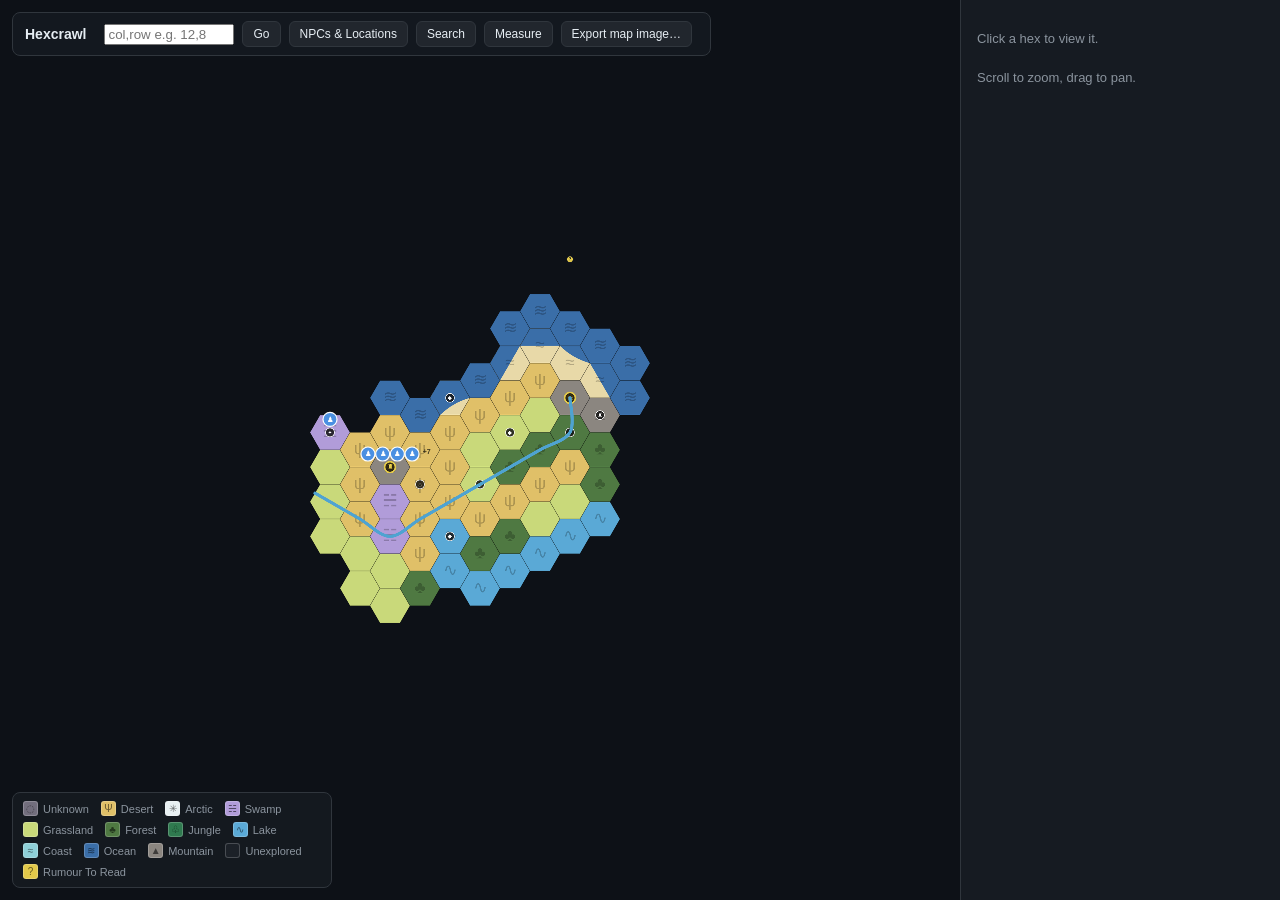
<file: index.html>
<!doctype html>
<html lang="en">
<head>
<meta charset="utf-8" />
<meta name="viewport" content="width=device-width, initial-scale=1, maximum-scale=1, user-scalable=no" />
<title>Hexcrawl Map</title>
<link rel="stylesheet" href="hexmap.css?v=637a5e0a" />
</head>
<body>
<div id="app">
  <div id="map-wrap">
    <canvas id="map-canvas"></canvas>

    <div id="toolbar">
      <h1>Hexcrawl</h1>
      <input type="text" id="jump-input" placeholder="col,row e.g. 12,8" />
      <button id="jump-btn">Go</button>
      <button id="entities-panel-btn">NPCs &amp; Locations</button>
      <button id="search-panel-btn">Search</button>
      <button id="measure-btn">Measure</button>
      <button id="export-image-btn">Export map image…</button>
      <span id="measure-status"></span>
    </div>

    <div id="legend"></div>
  </div>

  <div id="sidebar">
    <button id="sidebar-close-btn">✕ Close</button>
    <div id="sidebar-content">
      <p class="placeholder">Click a hex to view it.<br><br>Scroll to zoom, drag to pan.</p>
    </div>
  </div>
</div>

<div id="entities-modal-backdrop">
  <div id="entities-modal">
    <h2>NPCs, Events &amp; Locations <button id="entities-modal-close">Close</button></h2>
    <input type="text" id="entities-search" placeholder="Search by name…" />
    <div id="entities-modal-list"></div>
  </div>
</div>

<div id="search-modal-backdrop">
  <div id="search-modal">
    <h2>Search <button id="search-modal-close">Close</button></h2>
    <input type="text" id="search-input" placeholder="Search names, POIs, notes, rumours…" />
    <div id="search-modal-list"></div>
  </div>
</div>

<script src="hexmap-render.js?v=eb6b48d2"></script>
<script src="data.js?v=82814381"></script>
<script>
(function () {
  const data = HEX_DATA;
  const canvas = document.getElementById("map-canvas");
  const sidebar = document.getElementById("sidebar-content");
  const legend = document.getElementById("legend");
  const TERRAINS = Object.keys(data.terrainColors);

  function buildLegend() {
    legend.innerHTML = "";
    TERRAINS.forEach((t) => {
      const item = document.createElement("div");
      item.className = "legend-item";
      const icon = HexMap.TERRAIN_ICONS[t] || "";
      item.innerHTML = `<span class="legend-swatch" style="background:${data.terrainColors[t]}">${icon}</span>${t}`;
      legend.appendChild(item);
    });
    const fog = document.createElement("div");
    fog.className = "legend-item";
    fog.innerHTML = `<span class="legend-swatch" style="background:#1c2128"></span>unexplored`;
    legend.appendChild(fog);
    const rumour = document.createElement("div");
    rumour.className = "legend-item";
    rumour.innerHTML = `<span class="legend-swatch" style="background:#e2c94a">?</span>rumour to read`;
    legend.appendChild(rumour);
  }
  buildLegend();

  const sidebarPanel = document.getElementById("sidebar");
  document.getElementById("sidebar-close-btn").addEventListener("click", () => {
    sidebarPanel.classList.remove("open");
  });

  function renderSidebar(hit) {
    // On narrow screens the sidebar is a slide-up sheet, hidden until a
    // hex is picked — toggling this class is a no-op on wider screens
    // where the sidebar is always visible anyway.
    sidebarPanel.classList.toggle("open", !!hit);

    if (!hit) {
      sidebar.innerHTML = '<p class="placeholder">Click a hex to view it.<br><br>Scroll to zoom, drag to pan.</p>';
      return;
    }
    const { col, row } = hit;
    const hex = map.getHex(col, row) || { revealed: false };

    if (hex.revealed === false) {
      sidebar.innerHTML = `
        <h2>Unexplored</h2>
        <div class="coord">Column ${col} · Row ${row}</div>
        ${
          hex.rumours
            ? `<label class="rumours-label">What you've heard</label>
               <div class="field-readonly rumours-block">${escapeHtml(hex.rumours)}</div>`
            : '<p class="placeholder">Your party hasn\'t discovered this hex yet.</p>'
        }
      `;
      return;
    }

    // Most hexes have no name — they're just terrain. A name only earns
    // top billing once the hex has a point of interest; otherwise fall
    // back to the terrain itself as the heading.
    const title = hex.name || hex.poi || capitalize(hex.terrain);
    const hasPopulation = hex.population !== undefined && hex.population !== null;

    sidebar.innerHTML = `
      <h2>${escapeHtml(title)}</h2>
      <div class="coord">
        Column ${col} · Row ${row} · ${escapeHtml(hex.terrain)}
        ${hex.poi ? `<span class="entity-badge entity-badge-location" style="margin-left:6px;">${HexMap.POI_ICONS[hex.poi] || ""} ${escapeHtml(hex.poi)}</span>` : ""}
      </div>
      ${
        hasPopulation
          ? `<div class="coord">${hex.population === 0 ? "Uninhabited" : "Population: " + hex.population.toLocaleString()}</div>`
          : ""
      }

      ${
        hex.rumours
          ? `<label class="rumours-label">What you'd heard, before exploring</label>
             <div class="field-readonly rumours-block">${escapeHtml(hex.rumours)}</div>`
          : ""
      }

      <label>Notes</label>
      <div class="field-readonly">${hex.notes ? escapeHtml(hex.notes) : '<span class="empty-hint">Nothing recorded here.</span>'}</div>

      ${renderEntitiesSection(col, row)}
    `;
  }

  function escapeHtml(s) {
    return String(s).replace(/[&<>]/g, (c) => ({ "&": "&amp;", "<": "&lt;", ">": "&gt;" }[c]));
  }
  function capitalize(s) {
    return s ? s.charAt(0).toUpperCase() + s.slice(1) : s;
  }

  // ---- NPCs / events / locations (read-only) ----

  const ENTITY_TYPE_LABELS = { npc: "NPC", event: "Event", location: "Location", item: "Item" };

  function entityCardHtml(e) {
    return `
      <div class="entity-card">
        <div class="entity-card-row" style="align-items:center;">
          <span class="entity-badge entity-badge-${e.type}">${HexMap.ENTITY_STYLES[e.type].label} ${ENTITY_TYPE_LABELS[e.type] || e.type}</span>
          <strong>${escapeHtml(e.name || "(unnamed)")}</strong>
        </div>
        <div class="field-readonly">${e.notes ? escapeHtml(e.notes) : '<span class="empty-hint">Nothing recorded here.</span>'}</div>
      </div>
    `;
  }

  function renderEntitiesSection(col, row) {
    const list = map.entitiesAt(col, row);
    if (!list.length) return "";
    return `
      <div class="entity-section">
        <label>Here now</label>
        ${list.map(entityCardHtml).join("")}
      </div>
    `;
  }

  // "Measure" mode: click a hex to set a starting point, then click a
  // second hex to see the hex-step distance between them — handy for
  // estimating travel time without counting hexes by hand. Intercepts
  // ordinary hex clicks (which would otherwise just open the sidebar)
  // while active; Cancel/clicking the button again turns it off.
  let measureMode = false;
  let measureAnchor = null;
  const measureBtn = document.getElementById("measure-btn");
  const measureStatus = document.getElementById("measure-status");

  function setMeasureMode(on) {
    measureMode = on;
    measureAnchor = null;
    measureBtn.textContent = on ? "Cancel measuring" : "Measure";
    measureStatus.textContent = on ? "Click a hex to start, then another to measure the distance between them." : "";
  }

  function handleMeasureClick(hit) {
    if (!hit) return;
    if (!measureAnchor) {
      measureAnchor = hit;
      measureStatus.textContent = `Measuring from ${hit.col},${hit.row} — click another hex…`;
    } else {
      const dist = map.hexDistance(measureAnchor.col, measureAnchor.row, hit.col, hit.row);
      measureStatus.textContent = `${measureAnchor.col},${measureAnchor.row} → ${hit.col},${hit.row}: ${dist} hex${dist === 1 ? "" : "es"}. Click a hex to start a new measurement.`;
      measureAnchor = null;
    }
  }

  function handleMapClick(hit) {
    if (measureMode) {
      handleMeasureClick(hit);
      return;
    }
    renderSidebar(hit);
  }

  measureBtn.addEventListener("click", () => setMeasureMode(!measureMode));

  const map = new HexMap(canvas, data, {
    onSelect: handleMapClick,
    respectFog: true,
  });

  // Open centered on the explored area instead of the middle of the full
  // grid — with most of the map unrevealed, there's nothing useful at the
  // default view, and players shouldn't have to hunt for where they've
  // actually been.
  (function centerOnExploredArea() {
    let sumCol = 0, sumRow = 0, count = 0;
    Object.keys(data.hexes).forEach((key) => {
      if (!data.hexes[key].revealed) return;
      const [col, row] = key.split(",").map(Number);
      sumCol += col;
      sumRow += row;
      count++;
    });
    if (count === 0) return; // nothing revealed yet — leave the default view
    map.centerOn(Math.round(sumCol / count), Math.round(sumRow / count));
  })();

  // ---- directory panel: browse all discovered NPCs / events / locations ----

  const entitiesModalBackdrop = document.getElementById("entities-modal-backdrop");
  const entitiesModalList = document.getElementById("entities-modal-list");
  const entitiesSearch = document.getElementById("entities-search");

  function renderEntitiesModalList() {
    const query = entitiesSearch.value.trim().toLowerCase();
    const all = map.listEntities().filter((e) => !query || (e.name || "").toLowerCase().includes(query));
    if (!all.length) {
      entitiesModalList.innerHTML = '<p class="empty-hint">Nothing discovered yet.</p>';
      return;
    }
    const grouped = { npc: [], event: [], location: [], item: [] };
    all.forEach((e) => grouped[e.type] && grouped[e.type].push(e));

    let html = "";
    Object.keys(ENTITY_TYPE_LABELS).forEach((type) => {
      if (!grouped[type].length) return;
      const typeIcon = HexMap.ENTITY_STYLES[type].label;
      html += `<label style="margin-top:16px;">${typeIcon} ${ENTITY_TYPE_LABELS[type]}s</label>`;
      grouped[type].forEach((e) => {
        html += `
          <div class="entity-list-row" data-hex="${e.hex}">
            <span class="entity-badge entity-badge-${e.type}">${typeIcon} ${ENTITY_TYPE_LABELS[e.type]}</span>
            <span class="entity-list-name">${escapeHtml(e.name || "(unnamed)")}</span>
            <span class="entity-list-hex">${e.hex}</span>
          </div>
        `;
      });
    });
    entitiesModalList.innerHTML = html;

    entitiesModalList.querySelectorAll(".entity-list-row").forEach((row) => {
      row.addEventListener("click", () => {
        const [col, rowNum] = row.dataset.hex.split(",").map(Number);
        closeEntitiesModal();
        map.selectHex(col, rowNum);
      });
    });
  }

  function openEntitiesModal() {
    entitiesSearch.value = "";
    renderEntitiesModalList();
    entitiesModalBackdrop.classList.add("visible");
  }
  function closeEntitiesModal() {
    entitiesModalBackdrop.classList.remove("visible");
  }
  document.getElementById("entities-panel-btn").addEventListener("click", openEntitiesModal);
  document.getElementById("entities-modal-close").addEventListener("click", closeEntitiesModal);
  entitiesModalBackdrop.addEventListener("click", (e) => {
    if (e.target === entitiesModalBackdrop) closeEntitiesModal();
  });
  entitiesSearch.addEventListener("input", renderEntitiesModalList);

  // ---- search across discovered hex content ----
  // Only matches what's actually shipped to the public build: name, POI
  // type, and notes on revealed hexes, plus rumours (which are visible on
  // any hex, revealed or not — see build.py). Nothing secret or
  // undiscovered can ever show up here, since it was never sent to this
  // build in the first place.

  const searchModalBackdrop = document.getElementById("search-modal-backdrop");
  const searchModalList = document.getElementById("search-modal-list");
  const searchInput = document.getElementById("search-input");

  function hexSearchHaystack(hex) {
    return [hex.name, hex.poi, hex.notes, hex.rumours].filter(Boolean).join(" \n ").toLowerCase();
  }

  function renderSearchModalList() {
    const query = searchInput.value.trim().toLowerCase();
    if (!query) {
      searchModalList.innerHTML = '<p class="empty-hint">Type to search names, POIs, notes, and rumours.</p>';
      return;
    }
    const results = Object.keys(data.hexes)
      .map((key) => ({ key, hex: data.hexes[key] }))
      .filter(({ hex }) => hexSearchHaystack(hex).includes(query))
      .sort((a, b) => (a.hex.name || "").localeCompare(b.hex.name || ""));

    if (!results.length) {
      searchModalList.innerHTML = '<p class="empty-hint">Nothing discovered yet matches that search.</p>';
      return;
    }
    searchModalList.innerHTML = results
      .map(({ key, hex }) => {
        const title = hex.revealed ? hex.name || hex.poi || capitalize(hex.terrain || "") : "Unexplored";
        const icon = hex.revealed && hex.poi ? HexMap.POI_ICONS[hex.poi] || "" : "";
        return `
          <div class="entity-list-row" data-hex="${key}">
            <span class="entity-list-name">${icon ? icon + " " : ""}${escapeHtml(title)}</span>
            <span class="entity-list-hex">${key}</span>
          </div>
        `;
      })
      .join("");

    searchModalList.querySelectorAll(".entity-list-row").forEach((row) => {
      row.addEventListener("click", () => {
        const [col, rowNum] = row.dataset.hex.split(",").map(Number);
        closeSearchModal();
        map.selectHex(col, rowNum);
      });
    });
  }

  function openSearchModal() {
    renderSearchModalList();
    searchModalBackdrop.classList.add("visible");
    searchInput.focus();
  }
  function closeSearchModal() {
    searchModalBackdrop.classList.remove("visible");
  }
  document.getElementById("search-panel-btn").addEventListener("click", openSearchModal);
  document.getElementById("search-modal-close").addEventListener("click", closeSearchModal);
  searchModalBackdrop.addEventListener("click", (e) => {
    if (e.target === searchModalBackdrop) closeSearchModal();
  });
  searchInput.addEventListener("input", renderSearchModalList);

  // Renders everything the party has discovered so far (terrain, coasts,
  // roads, rivers, every revealed location's name/population/entity
  // marker always shown, not just what's near the cursor) to a PNG and
  // downloads it. Fog of war applies exactly like it does on screen —
  // this map's respectFog is on, so unexplored hexes are skipped, same as
  // the live view.
  document.getElementById("export-image-btn").addEventListener("click", () => {
    const btn = document.getElementById("export-image-btn");
    const originalLabel = btn.textContent;
    btn.textContent = "Rendering…";
    btn.disabled = true;
    setTimeout(() => {
      const exportCanvas = map.exportImage({ maxDimension: 4000 });
      exportCanvas.toBlob((blob) => {
        btn.textContent = originalLabel;
        btn.disabled = false;
        if (!blob) return;
        const url = URL.createObjectURL(blob);
        const a = document.createElement("a");
        a.href = url;
        a.download = "hexcrawl-map.png";
        a.click();
        URL.revokeObjectURL(url);
      }, "image/png");
    }, 10);
  });

  document.getElementById("jump-btn").addEventListener("click", jump);
  document.getElementById("jump-input").addEventListener("keydown", (e) => {
    if (e.key === "Enter") jump();
  });
  function jump() {
    const raw = document.getElementById("jump-input").value.trim();
    const m = raw.match(/^(\d+)\s*,\s*(\d+)$/);
    if (!m) return;
    const col = parseInt(m[1], 10);
    const row = parseInt(m[2], 10);
    if (col >= 0 && col < data.meta.cols && row >= 0 && row < data.meta.rows) {
      map.selectHex(col, row);
    }
  }
})();
</script>
</body>
</html>
</file>
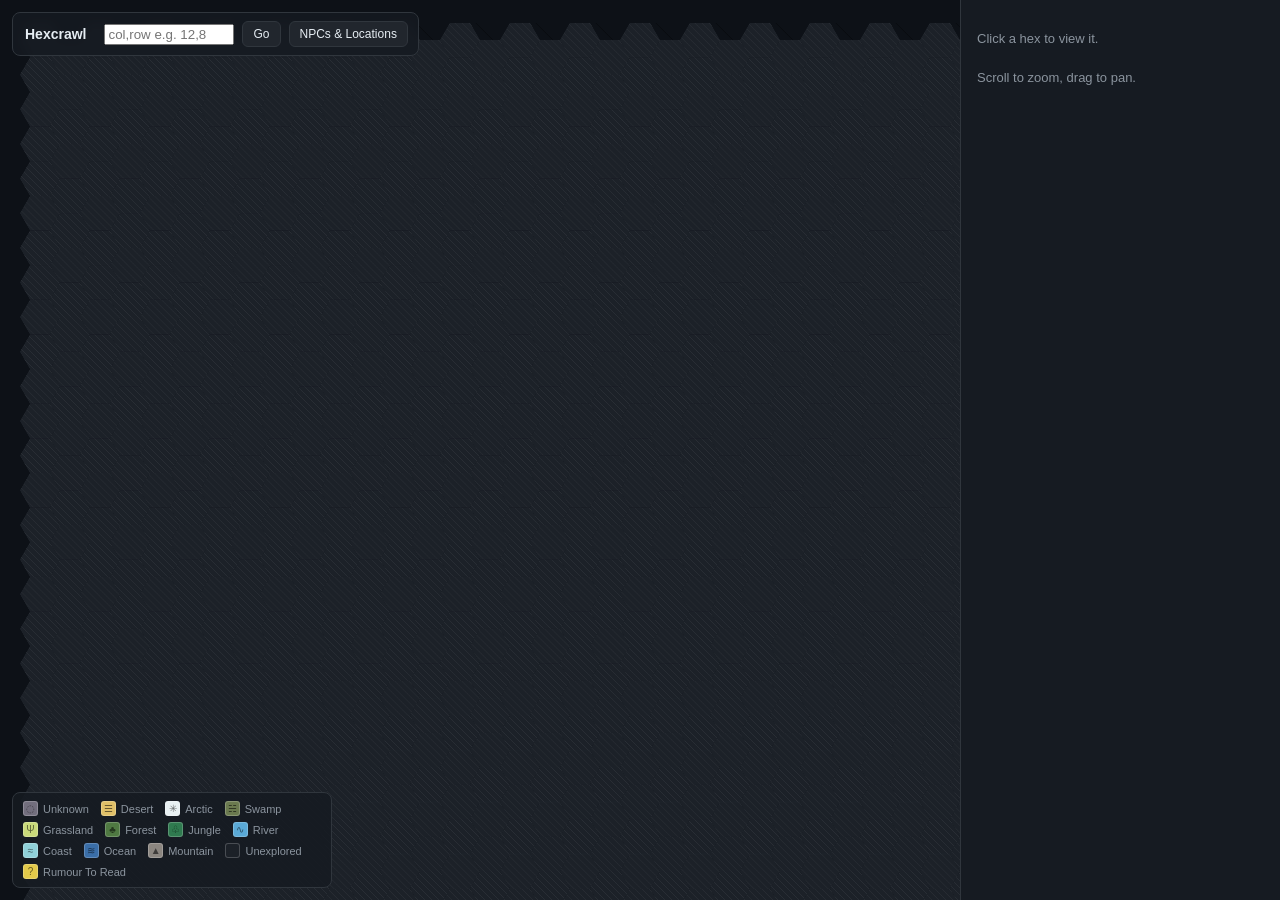
<file: public/index.html>
<!doctype html>
<html lang="en">
<head>
<meta charset="utf-8" />
<meta name="viewport" content="width=device-width, initial-scale=1" />
<title>Hexcrawl Map</title>
<link rel="stylesheet" href="hexmap.css" />
</head>
<body>
<div id="app">
  <div id="map-wrap">
    <canvas id="map-canvas"></canvas>

    <div id="toolbar">
      <h1>Hexcrawl</h1>
      <input type="text" id="jump-input" placeholder="col,row e.g. 12,8" />
      <button id="jump-btn">Go</button>
      <button id="entities-panel-btn">NPCs &amp; Locations</button>
    </div>

    <div id="legend"></div>
  </div>

  <div id="sidebar">
    <div id="sidebar-content">
      <p class="placeholder">Click a hex to view it.<br><br>Scroll to zoom, drag to pan.</p>
    </div>
  </div>
</div>

<div id="entities-modal-backdrop">
  <div id="entities-modal">
    <h2>NPCs, Events &amp; Locations <button id="entities-modal-close">Close</button></h2>
    <input type="text" id="entities-search" placeholder="Search by name…" />
    <div id="entities-modal-list"></div>
  </div>
</div>

<script src="hexmap-render.js"></script>
<script src="data.js"></script>
<script>
(function () {
  const data = HEX_DATA;
  const canvas = document.getElementById("map-canvas");
  const sidebar = document.getElementById("sidebar-content");
  const legend = document.getElementById("legend");
  const TERRAINS = Object.keys(data.terrainColors);

  function buildLegend() {
    legend.innerHTML = "";
    TERRAINS.forEach((t) => {
      const item = document.createElement("div");
      item.className = "legend-item";
      const icon = HexMap.TERRAIN_ICONS[t] || "";
      item.innerHTML = `<span class="legend-swatch" style="background:${data.terrainColors[t]}">${icon}</span>${t}`;
      legend.appendChild(item);
    });
    const fog = document.createElement("div");
    fog.className = "legend-item";
    fog.innerHTML = `<span class="legend-swatch" style="background:#1c2128"></span>unexplored`;
    legend.appendChild(fog);
    const rumour = document.createElement("div");
    rumour.className = "legend-item";
    rumour.innerHTML = `<span class="legend-swatch" style="background:#e2c94a">?</span>rumour to read`;
    legend.appendChild(rumour);
  }
  buildLegend();

  function renderSidebar(hit) {
    if (!hit) {
      sidebar.innerHTML = '<p class="placeholder">Click a hex to view it.<br><br>Scroll to zoom, drag to pan.</p>';
      return;
    }
    const { col, row } = hit;
    const hex = map.getHex(col, row) || { revealed: false };

    if (hex.revealed === false) {
      sidebar.innerHTML = `
        <h2>Unexplored</h2>
        <div class="coord">Column ${col} · Row ${row}</div>
        ${
          hex.rumours
            ? `<label class="rumours-label">What you've heard</label>
               <div class="field-readonly rumours-block">${escapeHtml(hex.rumours)}</div>`
            : '<p class="placeholder">Your party hasn\'t discovered this hex yet.</p>'
        }
      `;
      return;
    }

    // Most hexes have no name — they're just terrain. A name only earns
    // top billing once the hex has a point of interest; otherwise fall
    // back to the terrain itself as the heading.
    const title = hex.name || hex.poi || capitalize(hex.terrain);
    const hasPopulation = hex.population !== undefined && hex.population !== null;

    sidebar.innerHTML = `
      <h2>${escapeHtml(title)}</h2>
      <div class="coord">
        Column ${col} · Row ${row} · ${escapeHtml(hex.terrain)}
        ${hex.poi ? `<span class="entity-badge entity-badge-location" style="margin-left:6px;">${HexMap.POI_ICONS[hex.poi] || ""} ${escapeHtml(hex.poi)}</span>` : ""}
      </div>
      ${
        hasPopulation
          ? `<div class="coord">${hex.population === 0 ? "Uninhabited" : "Population: " + hex.population.toLocaleString()}</div>`
          : ""
      }

      ${
        hex.rumours
          ? `<label class="rumours-label">What you'd heard, before exploring</label>
             <div class="field-readonly rumours-block">${escapeHtml(hex.rumours)}</div>`
          : ""
      }

      <label>Notes</label>
      <div class="field-readonly">${hex.notes ? escapeHtml(hex.notes) : '<span class="empty-hint">Nothing recorded here.</span>'}</div>

      ${renderEntitiesSection(col, row)}
    `;
  }

  function escapeHtml(s) {
    return String(s).replace(/[&<>]/g, (c) => ({ "&": "&amp;", "<": "&lt;", ">": "&gt;" }[c]));
  }
  function capitalize(s) {
    return s ? s.charAt(0).toUpperCase() + s.slice(1) : s;
  }

  // ---- NPCs / events / locations (read-only) ----

  const ENTITY_TYPE_LABELS = { npc: "NPC", event: "Event", location: "Location" };

  function entityCardHtml(e) {
    return `
      <div class="entity-card">
        <div class="entity-card-row" style="align-items:center;">
          <span class="entity-badge entity-badge-${e.type}">${HexMap.ENTITY_STYLES[e.type].label} ${ENTITY_TYPE_LABELS[e.type] || e.type}</span>
          <strong>${escapeHtml(e.name || "(unnamed)")}</strong>
        </div>
        <div class="field-readonly">${e.notes ? escapeHtml(e.notes) : '<span class="empty-hint">Nothing recorded here.</span>'}</div>
      </div>
    `;
  }

  function renderEntitiesSection(col, row) {
    const list = map.entitiesAt(col, row);
    if (!list.length) return "";
    return `
      <div class="entity-section">
        <label>Here now</label>
        ${list.map(entityCardHtml).join("")}
      </div>
    `;
  }

  const map = new HexMap(canvas, data, {
    onSelect: renderSidebar,
    respectFog: true,
  });

  // ---- directory panel: browse all discovered NPCs / events / locations ----

  const entitiesModalBackdrop = document.getElementById("entities-modal-backdrop");
  const entitiesModalList = document.getElementById("entities-modal-list");
  const entitiesSearch = document.getElementById("entities-search");

  function renderEntitiesModalList() {
    const query = entitiesSearch.value.trim().toLowerCase();
    const all = map.listEntities().filter((e) => !query || (e.name || "").toLowerCase().includes(query));
    if (!all.length) {
      entitiesModalList.innerHTML = '<p class="empty-hint">Nothing discovered yet.</p>';
      return;
    }
    const grouped = { npc: [], event: [], location: [] };
    all.forEach((e) => grouped[e.type] && grouped[e.type].push(e));

    let html = "";
    Object.keys(ENTITY_TYPE_LABELS).forEach((type) => {
      if (!grouped[type].length) return;
      const typeIcon = HexMap.ENTITY_STYLES[type].label;
      html += `<label style="margin-top:16px;">${typeIcon} ${ENTITY_TYPE_LABELS[type]}s</label>`;
      grouped[type].forEach((e) => {
        html += `
          <div class="entity-list-row" data-hex="${e.hex}">
            <span class="entity-badge entity-badge-${e.type}">${typeIcon} ${ENTITY_TYPE_LABELS[e.type]}</span>
            <span class="entity-list-name">${escapeHtml(e.name || "(unnamed)")}</span>
            <span class="entity-list-hex">${e.hex}</span>
          </div>
        `;
      });
    });
    entitiesModalList.innerHTML = html;

    entitiesModalList.querySelectorAll(".entity-list-row").forEach((row) => {
      row.addEventListener("click", () => {
        const [col, rowNum] = row.dataset.hex.split(",").map(Number);
        closeEntitiesModal();
        map.selectHex(col, rowNum);
      });
    });
  }

  function openEntitiesModal() {
    entitiesSearch.value = "";
    renderEntitiesModalList();
    entitiesModalBackdrop.classList.add("visible");
  }
  function closeEntitiesModal() {
    entitiesModalBackdrop.classList.remove("visible");
  }
  document.getElementById("entities-panel-btn").addEventListener("click", openEntitiesModal);
  document.getElementById("entities-modal-close").addEventListener("click", closeEntitiesModal);
  entitiesModalBackdrop.addEventListener("click", (e) => {
    if (e.target === entitiesModalBackdrop) closeEntitiesModal();
  });
  entitiesSearch.addEventListener("input", renderEntitiesModalList);

  document.getElementById("jump-btn").addEventListener("click", jump);
  document.getElementById("jump-input").addEventListener("keydown", (e) => {
    if (e.key === "Enter") jump();
  });
  function jump() {
    const raw = document.getElementById("jump-input").value.trim();
    const m = raw.match(/^(\d+)\s*,\s*(\d+)$/);
    if (!m) return;
    const col = parseInt(m[1], 10);
    const row = parseInt(m[2], 10);
    if (col >= 0 && col < data.meta.cols && row >= 0 && row < data.meta.rows) {
      map.selectHex(col, row);
    }
  }
})();
</script>
</body>
</html>
</file>
<file: hexmap.css>
:root {
  --bg: #0d1117;
  --panel: #161b22;
  --panel-border: #30363d;
  --text: #e6edf3;
  --text-dim: #8b949e;
  --accent: #ffdd55;
  --danger: #d9534f;
}

* { box-sizing: border-box; }

html, body {
  margin: 0;
  height: 100%;
  background: var(--bg);
  color: var(--text);
  font-family: -apple-system, BlinkMacSystemFont, "Segoe UI", sans-serif;
}

#app {
  display: flex;
  height: 100vh;
  width: 100vw;
  overflow: hidden;
}

#map-wrap {
  position: relative;
  flex: 1 1 auto;
  min-width: 0;
}

#map-canvas {
  display: block;
  width: 100%;
  height: 100%;
  cursor: grab;
  /* Hand pan/pinch entirely to our own touch handlers — without this the
     browser's native pinch-to-zoom/scroll fights with (or wins over) our
     JS, zooming the whole page (fixed-position toolbar included) instead
     of just the map. */
  touch-action: none;
}

#map-canvas:active {
  cursor: grabbing;
}

#toolbar {
  position: absolute;
  top: 12px;
  left: 12px;
  display: flex;
  gap: 8px;
  align-items: center;
  z-index: 5;
  background: rgba(22, 27, 34, 0.85);
  border: 1px solid var(--panel-border);
  border-radius: 8px;
  padding: 8px 10px;
  backdrop-filter: blur(4px);
}

#toolbar h1 {
  font-size: 14px;
  margin: 0 10px 0 2px;
  font-weight: 600;
  color: var(--text);
  white-space: nowrap;
}

#toolbar input[type="text"] {
  width: 130px;
}

#sync-status {
  font-size: 11px;
  white-space: nowrap;
}

#measure-status {
  font-size: 11px;
  color: var(--text-dim);
  max-width: 260px;
}

#toolbar button, #sidebar button {
  background: #21262d;
  color: var(--text);
  border: 1px solid var(--panel-border);
  border-radius: 6px;
  padding: 5px 10px;
  font-size: 12px;
  cursor: pointer;
}

#toolbar button:hover, #sidebar button:hover {
  background: #30363d;
}

#toolbar button:disabled, #sidebar button:disabled {
  opacity: 0.4;
  cursor: default;
}
#toolbar button:disabled:hover, #sidebar button:disabled:hover {
  background: #21262d;
}

#legend {
  position: absolute;
  bottom: 12px;
  left: 12px;
  z-index: 5;
  background: rgba(22, 27, 34, 0.85);
  border: 1px solid var(--panel-border);
  border-radius: 8px;
  padding: 8px 10px;
  font-size: 11px;
  display: flex;
  flex-wrap: wrap;
  gap: 6px 12px;
  max-width: 320px;
}

.legend-item {
  display: flex;
  align-items: center;
  gap: 5px;
  color: var(--text-dim);
  text-transform: capitalize;
}

.legend-swatch {
  width: 15px;
  height: 15px;
  border-radius: 3px;
  border: 1px solid rgba(255,255,255,0.2);
  display: inline-flex;
  align-items: center;
  justify-content: center;
  font-size: 10px;
  line-height: 1;
  color: rgba(0,0,0,0.55);
}

#sidebar {
  width: 320px;
  flex: 0 0 320px;
  background: var(--panel);
  border-left: 1px solid var(--panel-border);
  padding: 16px;
  overflow-y: auto;
}

#sidebar-close-btn {
  display: none; /* only shown on narrow screens, see media query below */
}

#sidebar h2 {
  font-size: 16px;
  margin: 0 0 4px;
}

#sidebar .coord {
  color: var(--text-dim);
  font-size: 12px;
  margin-bottom: 14px;
}

#sidebar label {
  display: block;
  font-size: 11px;
  text-transform: uppercase;
  letter-spacing: 0.04em;
  color: var(--text-dim);
  margin: 14px 0 4px;
}

#sidebar select,
#sidebar input[type="text"],
#sidebar textarea {
  width: 100%;
  background: #0d1117;
  color: var(--text);
  border: 1px solid var(--panel-border);
  border-radius: 6px;
  padding: 7px 8px;
  font-size: 13px;
  font-family: inherit;
  resize: vertical;
}

#sidebar textarea {
  min-height: 70px;
}

#sidebar .field-readonly {
  background: #0d1117;
  border: 1px solid var(--panel-border);
  border-radius: 6px;
  padding: 8px 9px;
  font-size: 13px;
  line-height: 1.4;
  min-height: 20px;
  white-space: pre-wrap;
}

#sidebar .empty-hint {
  color: var(--text-dim);
  font-style: italic;
}

#sidebar .secret-block {
  border: 1px dashed var(--danger);
  border-radius: 6px;
  padding: 8px 9px;
  background: rgba(217, 83, 79, 0.08);
}

#sidebar .secret-label {
  color: var(--danger);
}

#f-rumours,
#sidebar .rumours-block {
  border-color: #e2c94a !important;
  background: rgba(226, 201, 74, 0.08) !important;
}

#sidebar .rumours-label {
  color: #e2c94a;
}

#sidebar .placeholder {
  color: var(--text-dim);
  font-size: 13px;
  line-height: 1.5;
}

#sidebar .actions {
  display: flex;
  flex-wrap: wrap;
  gap: 8px;
  margin-top: 16px;
}

#sidebar .actions button {
  flex: 1 1 auto;
}

#clipboard-status {
  font-size: 11px;
  color: var(--text-dim);
  margin-top: 6px;
}

#clipboard-status a {
  color: var(--accent);
}

#save-status {
  font-size: 11px;
  color: var(--text-dim);
  margin-top: 8px;
  min-height: 14px;
}

#import-file {
  display: none;
}

.gm-badge {
  display: inline-block;
  background: var(--danger);
  color: #fff;
  font-size: 10px;
  font-weight: 700;
  letter-spacing: 0.05em;
  padding: 2px 6px;
  border-radius: 4px;
  margin-left: 8px;
  vertical-align: middle;
}

/* ---- entities (NPCs / events / locations) ---- */

:root {
  --entity-npc: #4a90e2;
  --entity-event: #e2794a;
  --entity-location: #a24ae2;
  --entity-item: #c9a227;
}

.entity-section {
  margin-top: 20px;
  border-top: 1px solid var(--panel-border);
  padding-top: 14px;
}

.entity-section-header {
  display: flex;
  align-items: center;
  justify-content: space-between;
  margin-bottom: 8px;
}

.entity-section-header label {
  margin: 0;
}

.entity-add-buttons {
  display: flex;
  flex-wrap: wrap;
  gap: 4px;
  margin-bottom: 10px;
}

.entity-add-buttons button {
  font-size: 11px;
  padding: 4px 7px;
}

.entity-add-buttons button[data-type="npc"] { border-color: var(--entity-npc); }
.entity-add-buttons button[data-type="event"] { border-color: var(--entity-event); }
.entity-add-buttons button[data-type="location"] { border-color: var(--entity-location); }
.entity-add-buttons button[data-type="item"] { border-color: var(--entity-item); }

.entity-card {
  border: 1px solid var(--panel-border);
  border-radius: 8px;
  padding: 10px;
  margin-bottom: 10px;
  background: #0d1117;
}

.entity-card-row {
  display: flex;
  gap: 6px;
  margin-bottom: 8px;
}

/* Also qualified with #sidebar: the hex sidebar has its own
   `#sidebar select` / `#sidebar input[type="text"]` rule (width: 100%,
   for the hex's own Terrain/POI dropdowns) which — being ID-scoped — beats
   the plain class rules below on specificity alone. Without the #sidebar
   versions here, an entity card's type dropdown would claim the full row
   width inside the hex sidebar specifically (nowrap, so the sibling Name
   input gets squeezed to nothing) even though the identical markup renders
   fine in the NPCs & Events modal, which has no competing ID-scoped select
   rule. Both selectors are kept so this stays correct in whichever
   container an entity card happens to render in. */
.entity-card-row select,
#sidebar .entity-card-row select {
  width: auto;
  flex: 0 0 auto;
}

.entity-card-row input[type="text"],
#sidebar .entity-card-row input[type="text"] {
  flex: 1;
  width: auto;
}

.entity-card textarea {
  min-height: 50px;
  margin-bottom: 8px;
}

.entity-card .ef-secret {
  border-color: var(--danger);
  background: rgba(217, 83, 79, 0.06);
}

.ef-revealed {
  display: flex;
  align-items: center;
  gap: 6px;
  font-size: 12px;
  text-transform: none;
  letter-spacing: normal;
  color: var(--text);
  margin: 0 0 8px;
}

.ef-revealed input {
  width: 14px;
  height: 14px;
}

.entity-card-hexrow {
  font-size: 11px;
  color: var(--text-dim);
  margin-bottom: 8px;
}

.entity-card-actions {
  display: flex;
  flex-wrap: wrap;
  gap: 6px;
}

.entity-card-actions button {
  flex: 1 1 auto;
  font-size: 11px;
  padding: 5px 6px;
}

.entity-card-actions .ef-delete {
  border-color: var(--danger);
  color: #f5a5a2;
}

.entity-badge {
  display: inline-block;
  font-size: 10px;
  font-weight: 700;
  letter-spacing: 0.03em;
  text-transform: uppercase;
  padding: 2px 6px;
  border-radius: 4px;
  color: #fff;
}

.entity-badge-npc { background: var(--entity-npc); }
.entity-badge-event { background: var(--entity-event); }
.entity-badge-location { background: var(--entity-location); }
.entity-badge-item { background: var(--entity-item); }

/* Placement mode banner */
#placement-banner {
  position: absolute;
  top: 12px;
  left: 50%;
  transform: translateX(-50%);
  z-index: 10;
  background: var(--accent);
  color: #1a1a1a;
  font-size: 13px;
  font-weight: 600;
  padding: 8px 14px;
  border-radius: 8px;
  display: none;
  align-items: center;
  gap: 10px;
  box-shadow: 0 4px 14px rgba(0,0,0,0.4);
}

#placement-banner.visible {
  display: flex;
}

/* Player-view banner — deliberately a different color from the placement
   banner above (blue instead of gold) so it can't be mistaken for one of
   the transient "you're mid-action" banners; this one stays up the whole
   time you're previewing, however long that is. */
#player-view-banner {
  position: absolute;
  top: 12px;
  left: 50%;
  transform: translateX(-50%);
  z-index: 10;
  background: #4fa3d1;
  color: #0a1620;
  font-size: 13px;
  font-weight: 600;
  padding: 8px 14px;
  border-radius: 8px;
  align-items: center;
  gap: 10px;
  box-shadow: 0 4px 14px rgba(0,0,0,0.4);
  max-width: calc(100vw - 40px);
}

#player-view-banner button {
  background: rgba(0,0,0,0.15);
  border: none;
  border-radius: 5px;
  padding: 3px 8px;
  font-size: 12px;
  color: inherit;
  cursor: pointer;
  white-space: nowrap;
}

#map-wrap.player-view-active #map-canvas {
  outline: 3px solid #4fa3d1;
  outline-offset: -3px;
}

#placement-banner button {
  background: rgba(0,0,0,0.15);
  border: none;
  border-radius: 5px;
  padding: 3px 8px;
  font-size: 12px;
  cursor: pointer;
  color: #1a1a1a;
}

/* Entities directory modal */
#entities-modal-backdrop,
#rivers-modal-backdrop,
#roads-modal-backdrop,
#search-modal-backdrop {
  position: fixed;
  inset: 0;
  background: rgba(0,0,0,0.55);
  z-index: 50;
  display: none;
  align-items: flex-start;
  justify-content: center;
  padding: 6vh 20px;
  overflow-y: auto;
}

#entities-modal-backdrop.visible,
#rivers-modal-backdrop.visible,
#roads-modal-backdrop.visible,
#search-modal-backdrop.visible {
  display: flex;
}

#entities-modal,
#rivers-modal,
#roads-modal,
#search-modal {
  background: var(--panel);
  border: 1px solid var(--panel-border);
  border-radius: 10px;
  width: 100%;
  max-width: 560px;
  padding: 18px 20px;
  max-height: 88vh;
  overflow-y: auto;
}

#entities-modal h2,
#rivers-modal h2,
#roads-modal h2,
#search-modal h2 {
  margin: 0 0 12px;
  font-size: 16px;
  display: flex;
  align-items: center;
  justify-content: space-between;
}

#entities-modal h2 button,
#rivers-modal h2 button,
#roads-modal h2 button,
#search-modal h2 button {
  font-size: 12px;
}

#entities-modal input[type="text"],
#rivers-modal input[type="text"],
#roads-modal input[type="text"],
#search-modal input[type="text"] {
  width: 100%;
  margin-bottom: 10px;
}

.entities-modal-new-row {
  display: flex;
  flex-wrap: wrap;
  gap: 6px;
  margin-bottom: 14px;
}

.entities-modal-new-row button {
  flex: 1 1 auto;
  font-size: 12px;
}

.entities-modal-new-row button[data-type="npc"] { border-color: var(--entity-npc); }
.entities-modal-new-row button[data-type="event"] { border-color: var(--entity-event); }
.entities-modal-new-row button[data-type="location"] { border-color: var(--entity-location); }
.entities-modal-new-row button[data-type="item"] { border-color: var(--entity-item); }

.entity-list-row {
  display: flex;
  align-items: center;
  gap: 8px;
  padding: 8px 6px;
  border-radius: 6px;
  cursor: pointer;
  font-size: 13px;
}

.entity-list-row:hover {
  background: #21262d;
}

.entity-list-row .entity-list-name {
  flex: 1;
}

.entity-list-row .entity-list-hex {
  color: var(--text-dim);
  font-size: 11px;
}

.entity-list-row .entity-list-dim {
  opacity: 0.55;
}

/* ---- narrow screens (phones, small tablets) ---- */
/* The sidebar's fixed 320px width used to eat almost the entire viewport
   on a phone, leaving barely a sliver for the map. Below this width the
   map goes full-screen and the sidebar becomes a bottom sheet instead —
   hidden until a hex is selected, then sliding up over the map rather
   than squeezing it. */
@media (max-width: 760px) {
  #sidebar {
    position: fixed;
    left: 0;
    right: 0;
    bottom: 0;
    width: auto;
    max-height: 65vh;
    border-left: none;
    border-top: 1px solid var(--panel-border);
    border-radius: 14px 14px 0 0;
    box-shadow: 0 -6px 24px rgba(0, 0, 0, 0.45);
    transform: translateY(100%);
    transition: transform 0.22s ease;
    z-index: 20;
    padding-top: 8px;
  }

  #sidebar.open {
    transform: translateY(0);
  }

  #sidebar-close-btn {
    display: block;
    position: sticky;
    top: 0;
    margin: 0 0 8px auto;
    background: #21262d;
    border: 1px solid var(--panel-border);
    border-radius: 6px;
    color: var(--text);
    font-size: 13px;
    padding: 4px 10px;
    cursor: pointer;
  }

  #toolbar {
    max-width: calc(100vw - 24px);
    flex-wrap: wrap;
    gap: 6px;
  }

  #toolbar input[type="text"] {
    width: 100px;
  }

  #legend {
    max-width: calc(100vw - 24px);
  }

  #entities-modal, #rivers-modal, #roads-modal, #search-modal {
    max-width: calc(100vw - 24px);
  }
}
</file>
<file: public/hexmap.css>
:root {
  --bg: #0d1117;
  --panel: #161b22;
  --panel-border: #30363d;
  --text: #e6edf3;
  --text-dim: #8b949e;
  --accent: #ffdd55;
  --danger: #d9534f;
}

* { box-sizing: border-box; }

html, body {
  margin: 0;
  height: 100%;
  background: var(--bg);
  color: var(--text);
  font-family: -apple-system, BlinkMacSystemFont, "Segoe UI", sans-serif;
}

#app {
  display: flex;
  height: 100vh;
  width: 100vw;
  overflow: hidden;
}

#map-wrap {
  position: relative;
  flex: 1 1 auto;
  min-width: 0;
}

#map-canvas {
  display: block;
  width: 100%;
  height: 100%;
  cursor: grab;
}

#map-canvas:active {
  cursor: grabbing;
}

#toolbar {
  position: absolute;
  top: 12px;
  left: 12px;
  display: flex;
  gap: 8px;
  align-items: center;
  z-index: 5;
  background: rgba(22, 27, 34, 0.85);
  border: 1px solid var(--panel-border);
  border-radius: 8px;
  padding: 8px 10px;
  backdrop-filter: blur(4px);
}

#toolbar h1 {
  font-size: 14px;
  margin: 0 10px 0 2px;
  font-weight: 600;
  color: var(--text);
  white-space: nowrap;
}

#toolbar input[type="text"] {
  width: 130px;
}

#toolbar button, #sidebar button {
  background: #21262d;
  color: var(--text);
  border: 1px solid var(--panel-border);
  border-radius: 6px;
  padding: 5px 10px;
  font-size: 12px;
  cursor: pointer;
}

#toolbar button:hover, #sidebar button:hover {
  background: #30363d;
}

#legend {
  position: absolute;
  bottom: 12px;
  left: 12px;
  z-index: 5;
  background: rgba(22, 27, 34, 0.85);
  border: 1px solid var(--panel-border);
  border-radius: 8px;
  padding: 8px 10px;
  font-size: 11px;
  display: flex;
  flex-wrap: wrap;
  gap: 6px 12px;
  max-width: 320px;
}

.legend-item {
  display: flex;
  align-items: center;
  gap: 5px;
  color: var(--text-dim);
  text-transform: capitalize;
}

.legend-swatch {
  width: 15px;
  height: 15px;
  border-radius: 3px;
  border: 1px solid rgba(255,255,255,0.2);
  display: inline-flex;
  align-items: center;
  justify-content: center;
  font-size: 10px;
  line-height: 1;
  color: rgba(0,0,0,0.55);
}

#sidebar {
  width: 320px;
  flex: 0 0 320px;
  background: var(--panel);
  border-left: 1px solid var(--panel-border);
  padding: 16px;
  overflow-y: auto;
}

#sidebar h2 {
  font-size: 16px;
  margin: 0 0 4px;
}

#sidebar .coord {
  color: var(--text-dim);
  font-size: 12px;
  margin-bottom: 14px;
}

#sidebar label {
  display: block;
  font-size: 11px;
  text-transform: uppercase;
  letter-spacing: 0.04em;
  color: var(--text-dim);
  margin: 14px 0 4px;
}

#sidebar select,
#sidebar input[type="text"],
#sidebar textarea {
  width: 100%;
  background: #0d1117;
  color: var(--text);
  border: 1px solid var(--panel-border);
  border-radius: 6px;
  padding: 7px 8px;
  font-size: 13px;
  font-family: inherit;
  resize: vertical;
}

#sidebar textarea {
  min-height: 70px;
}

#sidebar .field-readonly {
  background: #0d1117;
  border: 1px solid var(--panel-border);
  border-radius: 6px;
  padding: 8px 9px;
  font-size: 13px;
  line-height: 1.4;
  min-height: 20px;
  white-space: pre-wrap;
}

#sidebar .empty-hint {
  color: var(--text-dim);
  font-style: italic;
}

#sidebar .secret-block {
  border: 1px dashed var(--danger);
  border-radius: 6px;
  padding: 8px 9px;
  background: rgba(217, 83, 79, 0.08);
}

#sidebar .secret-label {
  color: var(--danger);
}

#f-rumours,
#sidebar .rumours-block {
  border-color: #e2c94a !important;
  background: rgba(226, 201, 74, 0.08) !important;
}

#sidebar .rumours-label {
  color: #e2c94a;
}

#sidebar .placeholder {
  color: var(--text-dim);
  font-size: 13px;
  line-height: 1.5;
}

#sidebar .actions {
  display: flex;
  gap: 8px;
  margin-top: 16px;
}

#sidebar .actions button {
  flex: 1;
}

#save-status {
  font-size: 11px;
  color: var(--text-dim);
  margin-top: 8px;
  min-height: 14px;
}

#import-file {
  display: none;
}

.gm-badge {
  display: inline-block;
  background: var(--danger);
  color: #fff;
  font-size: 10px;
  font-weight: 700;
  letter-spacing: 0.05em;
  padding: 2px 6px;
  border-radius: 4px;
  margin-left: 8px;
  vertical-align: middle;
}

/* ---- entities (NPCs / events / locations) ---- */

:root {
  --entity-npc: #4a90e2;
  --entity-event: #e2794a;
  --entity-location: #a24ae2;
}

.entity-section {
  margin-top: 20px;
  border-top: 1px solid var(--panel-border);
  padding-top: 14px;
}

.entity-section-header {
  display: flex;
  align-items: center;
  justify-content: space-between;
  margin-bottom: 10px;
}

.entity-section-header label {
  margin: 0;
}

.entity-add-buttons {
  display: flex;
  gap: 4px;
}

.entity-add-buttons button {
  font-size: 11px;
  padding: 4px 7px;
}

.entity-add-buttons button[data-type="npc"] { border-color: var(--entity-npc); }
.entity-add-buttons button[data-type="event"] { border-color: var(--entity-event); }
.entity-add-buttons button[data-type="location"] { border-color: var(--entity-location); }

.entity-card {
  border: 1px solid var(--panel-border);
  border-radius: 8px;
  padding: 10px;
  margin-bottom: 10px;
  background: #0d1117;
}

.entity-card-row {
  display: flex;
  gap: 6px;
  margin-bottom: 8px;
}

.entity-card-row select {
  width: auto;
  flex: 0 0 auto;
}

.entity-card-row input[type="text"] {
  flex: 1;
}

.entity-card textarea {
  min-height: 50px;
  margin-bottom: 8px;
}

.entity-card .ef-secret {
  border-color: var(--danger);
  background: rgba(217, 83, 79, 0.06);
}

.ef-revealed {
  display: flex;
  align-items: center;
  gap: 6px;
  font-size: 12px;
  text-transform: none;
  letter-spacing: normal;
  color: var(--text);
  margin: 0 0 8px;
}

.ef-revealed input {
  width: 14px;
  height: 14px;
}

.entity-card-hexrow {
  font-size: 11px;
  color: var(--text-dim);
  margin-bottom: 8px;
}

.entity-card-actions {
  display: flex;
  flex-wrap: wrap;
  gap: 6px;
}

.entity-card-actions button {
  flex: 1 1 auto;
  font-size: 11px;
  padding: 5px 6px;
}

.entity-card-actions .ef-delete {
  border-color: var(--danger);
  color: #f5a5a2;
}

.entity-badge {
  display: inline-block;
  font-size: 10px;
  font-weight: 700;
  letter-spacing: 0.03em;
  text-transform: uppercase;
  padding: 2px 6px;
  border-radius: 4px;
  color: #fff;
}

.entity-badge-npc { background: var(--entity-npc); }
.entity-badge-event { background: var(--entity-event); }
.entity-badge-location { background: var(--entity-location); }

/* Placement mode banner */
#placement-banner {
  position: absolute;
  top: 12px;
  left: 50%;
  transform: translateX(-50%);
  z-index: 10;
  background: var(--accent);
  color: #1a1a1a;
  font-size: 13px;
  font-weight: 600;
  padding: 8px 14px;
  border-radius: 8px;
  display: none;
  align-items: center;
  gap: 10px;
  box-shadow: 0 4px 14px rgba(0,0,0,0.4);
}

#placement-banner.visible {
  display: flex;
}

#placement-banner button {
  background: rgba(0,0,0,0.15);
  border: none;
  border-radius: 5px;
  padding: 3px 8px;
  font-size: 12px;
  cursor: pointer;
  color: #1a1a1a;
}

/* Entities directory modal */
#entities-modal-backdrop {
  position: fixed;
  inset: 0;
  background: rgba(0,0,0,0.55);
  z-index: 50;
  display: none;
  align-items: flex-start;
  justify-content: center;
  padding: 6vh 20px;
  overflow-y: auto;
}

#entities-modal-backdrop.visible {
  display: flex;
}

#entities-modal {
  background: var(--panel);
  border: 1px solid var(--panel-border);
  border-radius: 10px;
  width: 100%;
  max-width: 560px;
  padding: 18px 20px;
  max-height: 88vh;
  overflow-y: auto;
}

#entities-modal h2 {
  margin: 0 0 12px;
  font-size: 16px;
  display: flex;
  align-items: center;
  justify-content: space-between;
}

#entities-modal h2 button {
  font-size: 12px;
}

#entities-modal input[type="text"] {
  width: 100%;
  margin-bottom: 10px;
}

.entities-modal-new-row {
  display: flex;
  gap: 6px;
  margin-bottom: 14px;
}

.entities-modal-new-row button {
  flex: 1;
  font-size: 12px;
}

.entities-modal-new-row button[data-type="npc"] { border-color: var(--entity-npc); }
.entities-modal-new-row button[data-type="event"] { border-color: var(--entity-event); }
.entities-modal-new-row button[data-type="location"] { border-color: var(--entity-location); }

.entity-list-row {
  display: flex;
  align-items: center;
  gap: 8px;
  padding: 8px 6px;
  border-radius: 6px;
  cursor: pointer;
  font-size: 13px;
}

.entity-list-row:hover {
  background: #21262d;
}

.entity-list-row .entity-list-name {
  flex: 1;
}

.entity-list-row .entity-list-hex {
  color: var(--text-dim);
  font-size: 11px;
}

.entity-list-row .entity-list-dim {
  opacity: 0.55;
}
</file>
